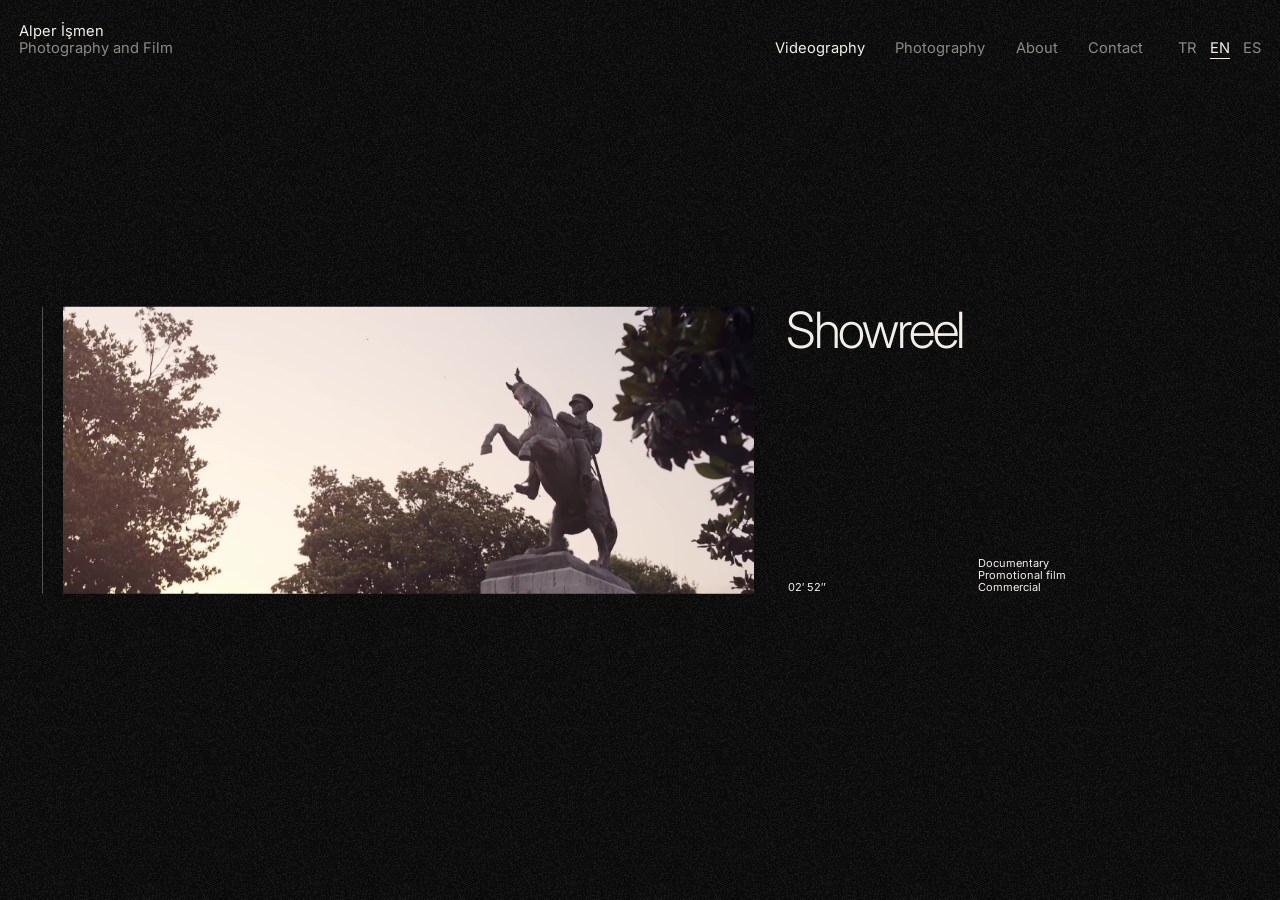
<file: index.html>
<!doctype html>
<html lang="en">
<head>
<meta charset="utf-8">
<meta name="viewport" content="width=device-width, initial-scale=1, viewport-fit=cover">
<title>Alper İşmen</title>
<meta name="description" content="Alper İşmen. Photographer and filmmaker based in Ankara. Documentary, promotional film, commercials and professional photography.">
<meta name="theme-color" content="#0b0b0b">
<link rel="preconnect" href="https://fonts.googleapis.com">
<link rel="preconnect" href="https://fonts.gstatic.com" crossorigin>
<link href="https://fonts.googleapis.com/css2?family=Inter:wght@300;400;500&display=swap" rel="stylesheet">
<link rel="stylesheet" href="style.css?v=20261113d">
</head>
<body>

<div class="bg" aria-hidden="true">
  <video id="bgVideo" src="media/showreel-bg.mp4" muted loop playsinline preload="auto" tabindex="-1"></video>
  <div class="bg-photo"></div><div class="bg-photo"></div>
</div>
<div class="grain" aria-hidden="true"></div>

<header class="top">
  <a class="brand" href="#/">
    <span>Alper İşmen</span>
    <span class="serif" data-i18n="sub"></span>
  </a>
  <nav class="nav" data-i18n-aria="menu">
    <a href="#/" data-nav="" data-i18n="video"></a>
    <a href="#/fotograf" data-nav="fotograf" data-i18n="photo"></a>
    <a href="#/hakkinda" data-nav="hakkinda" data-i18n="about"></a>
    <a href="#/iletisim" data-nav="iletisim" data-i18n="contact"></a>
  </nav>
  <div class="lang" id="lang" role="group" data-i18n-aria="language">
    <button type="button" data-lang="tr" lang="tr" aria-label="Türkçe">TR</button>
    <button type="button" data-lang="en" lang="en" aria-label="English">EN</button>
    <button type="button" data-lang="es" lang="es" aria-label="Español">ES</button>
  </div>
</header>

<main class="home" id="home">
  <div class="stage">
    <div class="rail" aria-hidden="true"><i id="railFill"></i></div>
    <div class="frame" id="frame" role="button" tabindex="0" data-i18n-aria="watch">
      <video id="video" src="media/showreel.mp4" poster="media/showreel-poster.jpg" autoplay muted loop playsinline preload="auto"></video>
    </div>
    <div class="info">
      <h1 class="title">Showreel</h1>
      <p class="meta"><span id="tAll">02′ 52″</span></p>
    </div>
    <p class="roles" data-i18n="roles"></p>
  </div>
</main>

<div class="controls" id="controls">
  <div class="controls-row">
    <button type="button" id="btnSound"></button>
    <button type="button" id="btnPlay"></button>
    <span class="time dim"><span id="tNow">0:00</span> / <span id="tDur">0:00</span></span>
    <button type="button" id="btnClose" data-i18n="close"></button>
  </div>
  <div class="progress" id="progress" role="slider" data-i18n-aria="position" aria-valuemin="0" aria-valuemax="100" aria-valuenow="0" tabindex="0"><i id="progressFill"></i></div>
</div>

<section class="gallery" id="gallery" hidden data-i18n-aria="photo">
  <nav class="g-tabs" data-i18n-aria="sections">
    <a href="#/fotograf/editorial" data-sec="editorial" data-i18n="editorial"></a>
    <a href="#/fotograf/documentary" data-sec="documentary" data-i18n="documentary"></a>
  </nav>
  <div class="g-stage" id="gStage">
    <img class="g-img" alt="" decoding="async">
    <img class="g-img" alt="" decoding="async">
  </div>
  <div class="g-foot">
    <p class="g-cap"><span id="gTitle"></span><span class="dim" id="gPlace"></span></p>
    <p class="g-count"><span id="gNow">01</span><span class="dim"> / <span id="gAll">01</span></span></p>
    <div class="g-ticks" id="gTicks" role="slider" data-i18n-aria="photo" aria-valuemin="1" tabindex="0"></div>
  </div>
  <img class="g-peek" id="gPeek" alt="" aria-hidden="true">
</section>

<section class="page" id="about" hidden data-i18n-aria="about">
  <div class="page-inner">
    <div class="page-side">
      <img class="portrait" src="media/alper-ismen.jpg" alt="Alper İşmen" width="800" height="532">
    </div>
    <div class="cols" data-i18n="bio"></div>
  </div>
</section>

<section class="page" id="contact" hidden data-i18n-aria="contact">
  <div class="page-inner">
    <div>
      <p class="big"><a href="mailto:alperismen@gmail.com">alperismen@gmail.com</a></p>
      <p class="dim addr" data-i18n="addr"></p>
    </div>
  </div>
</section>

<script src="data.js?v=20261113d"></script>
<script src="i18n.js?v=20261113d"></script>
<script src="app.js?v=20261113d"></script>
</body>
</html>
</file>
<file: style.css>
:root {
  --ink: #f2efe9;
  --dim: rgba(242, 239, 233, .55);
  --line: rgba(242, 239, 233, .3);
  --base: #0b0b0b;
  --pad: 1.5vw;
  --hf: clamp(14px, 1.15vw, 20px); /* üst bant yazı boyutu */
  --ratio: calc(796 / 1920);
  /* örnek sayfadaki sütunlar */
  --x-frame: 4.9vw;
  --fw: 54vw;
  --x-info: 61.6vw;
  --x-roles: 76.4vw;
  --x-last: 84.6vw;
  --sans: "Inter", system-ui, -apple-system, "Segoe UI", sans-serif;
  --ease: cubic-bezier(.2, .7, .1, 1);
}
* { box-sizing: border-box; margin: 0; padding: 0; }
html, body { height: 100%; }
body {
  background: var(--base); color: var(--ink);
  font: 400 clamp(11px, .86vw, 15px)/1.12 var(--sans); letter-spacing: 0;
  overflow: hidden; -webkit-font-smoothing: antialiased;
}
a { color: inherit; text-decoration: none; }
button { all: unset; cursor: pointer; }
.dim { color: var(--dim); }
.serif { color: var(--dim); }
[hidden] { display: none !important; }
:focus-visible { outline: 1px solid var(--ink); outline-offset: 4px; }

/* arka plan: aynı video, büyütülmüş ve yumuşatılmış */
.bg, .grain { position: fixed; inset: 0; }
.bg { z-index: 0; overflow: hidden; background: var(--base); }
/* örnekteki gibi: video çok yakınlaştırılmış ve odak dışı, karartma az */
.bg video {
  position: absolute; left: -9%; top: -9%; width: 118%; height: 118%; object-fit: cover;
  filter: blur(14px) brightness(.8) saturate(1.04);
  transition: filter .8s var(--ease);
}
.bg::after { content: ""; position: absolute; inset: 0; background: rgba(12, 12, 12, .1); }
/* ince film greni: yalnızca arka planın üstünde, çerçevedeki videoya ve fotoğraflara değmez (deseni app.js üretir) */
.grain { z-index: 1; pointer-events: none; background-repeat: repeat; background-size: 256px 256px; }
body.play .bg video { filter: blur(22px) brightness(.4) saturate(1); }
body.sub .bg video { filter: blur(22px) brightness(.3) saturate(.95); }
/* fotoğraf sayfasında arka plan: açık olan karenin yakınlaştırılmış, odak dışı hali */
.bg-photo {
  position: absolute; left: -9%; top: -9%; width: 118%; height: 118%;
  background-size: cover; background-position: center;
  filter: blur(14px) brightness(.5) saturate(1.04);
  opacity: 0; transition: opacity 1s var(--ease);
}
body.photo .bg video { opacity: 0; }
body.photo .bg-photo.on { opacity: 1; }

/* üst bant */
.top { position: fixed; z-index: 30; top: 0; left: 0; right: 0; height: 0; font-size: var(--hf); }
.brand { position: absolute; left: var(--pad); top: 2.6vh; display: flex; flex-direction: column; white-space: nowrap; }
/* menü: ilk bağlantı Showreel başlığıyla hizalı başlar, dil seçicinin soluna kadar yayılır;
   dar ekranda sığmazsa sola doğru açılır */
.nav {
  position: absolute; top: calc(2.6vh + 1.1em);
  left: min(var(--x-info), calc(100vw - var(--pad) - 33em)); right: calc(var(--pad) + 8em);
  display: flex; justify-content: space-between; gap: 1.6em;
}
.nav a { color: var(--dim); transition: color .3s; white-space: nowrap; }
.nav a:hover, .nav a.on { color: var(--ink); }
.lang { position: absolute; right: var(--pad); top: calc(2.6vh + 1.1em); display: flex; gap: .9em; }
.lang button { color: var(--dim); padding: 0 0 2px; transition: color .3s; }
.lang button:hover, .lang button.on { color: var(--ink); }
.lang button.on { border-bottom: 1px solid var(--ink); }

/* ana sayfa */
.home { position: fixed; z-index: 10; inset: 0; transition: opacity .5s var(--ease); }
.stage {
  position: absolute; left: 0; right: 0; top: 50%; transform: translateY(-50%);
  height: calc(var(--fw) * var(--ratio)); transition: height .9s var(--ease);
}
.rail { position: absolute; left: 3.3vw; top: 0; bottom: 0; width: 1px; background: var(--line); transition: opacity .4s; }
.rail i { display: block; width: 1px; height: 0; background: var(--ink); }
.frame {
  position: absolute; left: var(--x-frame); top: 0; width: var(--fw); height: 100%;
  cursor: pointer; overflow: hidden;
  transition: left .9s var(--ease), width .9s var(--ease);
}
/* hafif büyütme: bazı planların kenarında kalan ince siyah şeridi çerçevenin dışına iter */
.frame video { display: block; width: 100%; height: 100%; object-fit: cover; transform: scale(1.02); }
.frame video:fullscreen { object-fit: contain; transform: none; background: #000; }
.frame video:-webkit-full-screen { object-fit: contain; transform: none; background: #000; }
.frame-hint { display: none; position: absolute; left: 0; top: calc(100% + 10px); color: var(--dim); opacity: 0; transition: opacity .3s; }
.frame:hover .frame-hint, .frame:focus-visible .frame-hint { opacity: 1; }
.info {
  position: absolute; left: var(--x-info); top: 0; bottom: 0; width: 24vw;
  display: flex; flex-direction: column; justify-content: space-between;
  transition: opacity .45s var(--ease);
}
.title { font: 300 clamp(34px, 3.9vw, 84px)/.95 var(--sans); letter-spacing: -.045em; margin-left: -.05em; }
.roles { position: absolute; left: var(--x-roles); bottom: 0; transition: opacity .45s var(--ease); }
.bio { position: fixed; z-index: 12; left: var(--pad); bottom: 2.6vh; transition: opacity .4s; }

/* oynatıcı: çerçeve büyür */
body.play { --fw: min(90vw, calc((100vh - 190px) / var(--ratio))); --x-frame: calc((100vw - var(--fw)) / 2); }
body.play .info, body.play .roles, body.play .rail, body.play .bio, body.play .frame-hint { opacity: 0; pointer-events: none; }
.controls {
  position: fixed; z-index: 20; left: 5vw; right: 5vw; bottom: 2.6vh;
  opacity: 0; pointer-events: none; transition: opacity .4s;
}
body.play .controls { opacity: 1; pointer-events: auto; }
.controls-row { display: flex; gap: 26px; align-items: baseline; }
.controls-row button { padding: 6px 0; border-bottom: 1px solid var(--line); transition: border-color .3s; }
.controls-row button:hover { border-color: var(--ink); }
.controls-row .time { margin-left: auto; font-variant-numeric: tabular-nums; }
.progress { height: 16px; margin-top: 8px; position: relative; cursor: pointer; }
.progress::before, .progress i { content: ""; position: absolute; left: 0; top: 7px; height: 1px; }
.progress::before { right: 0; background: var(--line); }
.progress i { background: var(--ink); width: 0; }

body.sub .home { opacity: 0; pointer-events: none; }
body.sub .bio { opacity: 0; }

/* fotoğraf: her kare ekrana sığar, tek tek açılır; altta zaman çizgisi */
.gallery { position: fixed; z-index: 10; inset: 0; animation: rise .6s var(--ease) both; }
@keyframes rise { from { opacity: 0; transform: translateY(12px); } }
.g-stage { position: absolute; left: 4.9vw; right: 4.9vw; top: max(13vh, calc(2.6vh + var(--hf) * 5.8)); bottom: 15vh; cursor: e-resize; }
.g-stage.left { cursor: w-resize; }
/* iki alan: açık olan fotoğrafın sol üst köşesinin hemen üstünde (konumu app.js hesaplar) */
.g-tabs {
  position: absolute; z-index: 5; left: 4.9vw; top: 8vh; display: flex; gap: 1.8em; font-size: var(--hf);
  transition: left .7s var(--ease), top .7s var(--ease);
}
.g-tabs a { color: var(--dim); transition: color .3s; }
.g-tabs a:hover, .g-tabs a.on { color: var(--ink); }
.g-img {
  position: absolute; inset: 0; margin: auto; display: block;
  max-width: 100%; max-height: 100%; width: auto; height: auto;
  opacity: 0; transform: scale(1.012);
  transition: opacity .7s var(--ease), transform 1.1s var(--ease);
  box-shadow: 0 30px 90px rgba(0, 0, 0, .35);
}
.g-img.on { opacity: 1; transform: none; }
.g-foot {
  position: absolute; left: 4.9vw; right: 4.9vw; bottom: 2.6vh;
  display: grid; grid-template-columns: 1fr auto; row-gap: 8px; align-items: end;
}
.g-cap span + span { margin-left: 1.4em; }
.g-count { font-variant-numeric: tabular-nums; }
.g-ticks { grid-column: 1 / -1; display: flex; align-items: flex-end; height: 26px; cursor: pointer; }
.g-ticks i { flex: 1; height: 100%; position: relative; }
.g-ticks i::after {
  content: ""; position: absolute; left: 50%; bottom: 0; width: 1px; height: 7px;
  background: var(--line); transition: height .35s var(--ease), background .35s;
}
.g-ticks i.gap::after { height: 12px; }
.g-ticks i:hover::after { height: 16px; background: var(--ink); }
.g-ticks i.on::after { height: 24px; background: var(--ink); }
.g-peek {
  position: absolute; bottom: calc(2.6vh + 38px); width: 150px; height: auto; transform: translateX(-50%);
  opacity: 0; pointer-events: none; transition: opacity .25s; box-shadow: 0 10px 30px rgba(0, 0, 0, .5);
}
.g-peek.on { opacity: 1; }

/* metin sayfaları */
.page { position: fixed; z-index: 10; inset: 0; overflow-y: auto; display: flex; align-items: center; animation: rise .6s var(--ease) both; }
.page-inner { position: relative; width: 100%; min-height: 40vh; padding: 16vh 0 12vh var(--x-info); }
.page-side { position: absolute; left: var(--x-frame); top: 16vh; width: var(--fw); }
.label { margin-bottom: 14px; }
.portrait { display: block; width: 100%; height: auto; }
/* Hakkında: fotoğraf ana sayfadaki video çerçevesiyle aynı yerde ve aynı genişlikte, metin sağda tek sütun */
#about .page-inner { min-height: calc(var(--fw) * .665 + 30vh); display: flex; align-items: center; }
#about .page-side { top: 50%; transform: translateY(-50%); }
#about .label { position: absolute; bottom: calc(100% + 2px); margin: 0; }
.cols { padding-right: var(--pad); max-width: 34vw; }
.cols p { font-size: var(--hf); line-height: 1.5; margin-bottom: 1.1em; }
.cols p:last-child { margin-bottom: 0; }
.big { font: 300 clamp(26px, 3.6vw, 76px)/1.05 var(--sans); letter-spacing: -.04em; }
.big a { border-bottom: 1px solid transparent; transition: border-color .3s; }
.big a:hover { border-color: var(--ink); }
.addr { margin-top: 26px; }

/* tablet ve telefon */
@media (max-width: 900px), (orientation: portrait) {
  :root { --pad: 16px; --x-frame: 16px; --fw: calc(100vw - 32px); --hf: 13.5px; }
  body { font-size: 12px; line-height: 1.3; }
  .top { height: auto; display: flex; justify-content: space-between; align-items: flex-start; padding: 16px; }
  .brand, .nav a { position: static; }
  .top { flex-wrap: wrap; }
  .nav { position: static; order: 3; width: 100%; display: flex; justify-content: space-between; gap: 10px; margin: 14px 0 0; }
  .lang { top: 38px; right: 16px; }
  .stage { position: absolute; top: 50%; height: auto; padding: 0 16px; display: flex; flex-direction: column; gap: 18px; }
  .rail { display: none; }
  .frame { position: relative; left: 0; width: 100%; height: auto; aspect-ratio: 1920 / 796; }
  .frame-hint { display: none; }
  .info { position: static; width: auto; gap: 12px; }
  .title { font-size: clamp(44px, 14vw, 84px); }
  .roles { position: static; color: var(--dim); }
  .bio { left: 16px; bottom: 16px; }
  body.play { --fw: calc(100vw - 32px); --x-frame: 16px; }
  .controls { left: 16px; right: 16px; bottom: 16px; }
  .controls-row { gap: 18px; }

  .g-stage { left: 16px; right: 16px; top: 112px; bottom: 96px; }
  .g-foot { left: 16px; right: 16px; bottom: 16px; }
  .g-peek { display: none; }

  .page { align-items: flex-start; }
  .page-inner { padding: 84px 16px 60px; }
  .page-side { position: static; width: auto; margin-bottom: 22px; }
  #about .page-inner { display: block; min-height: 0; }
  #about .page-side { transform: none; }
  #about .label { position: static; margin-bottom: 12px; }
  .cols { padding-right: 0; max-width: none; }
  .cols p { font-size: 14px; line-height: 1.55; }
}
@media (prefers-reduced-motion: reduce) {
  *, *::before, *::after { transition-duration: .01ms !important; animation-duration: .01ms !important; }
}
</file>
